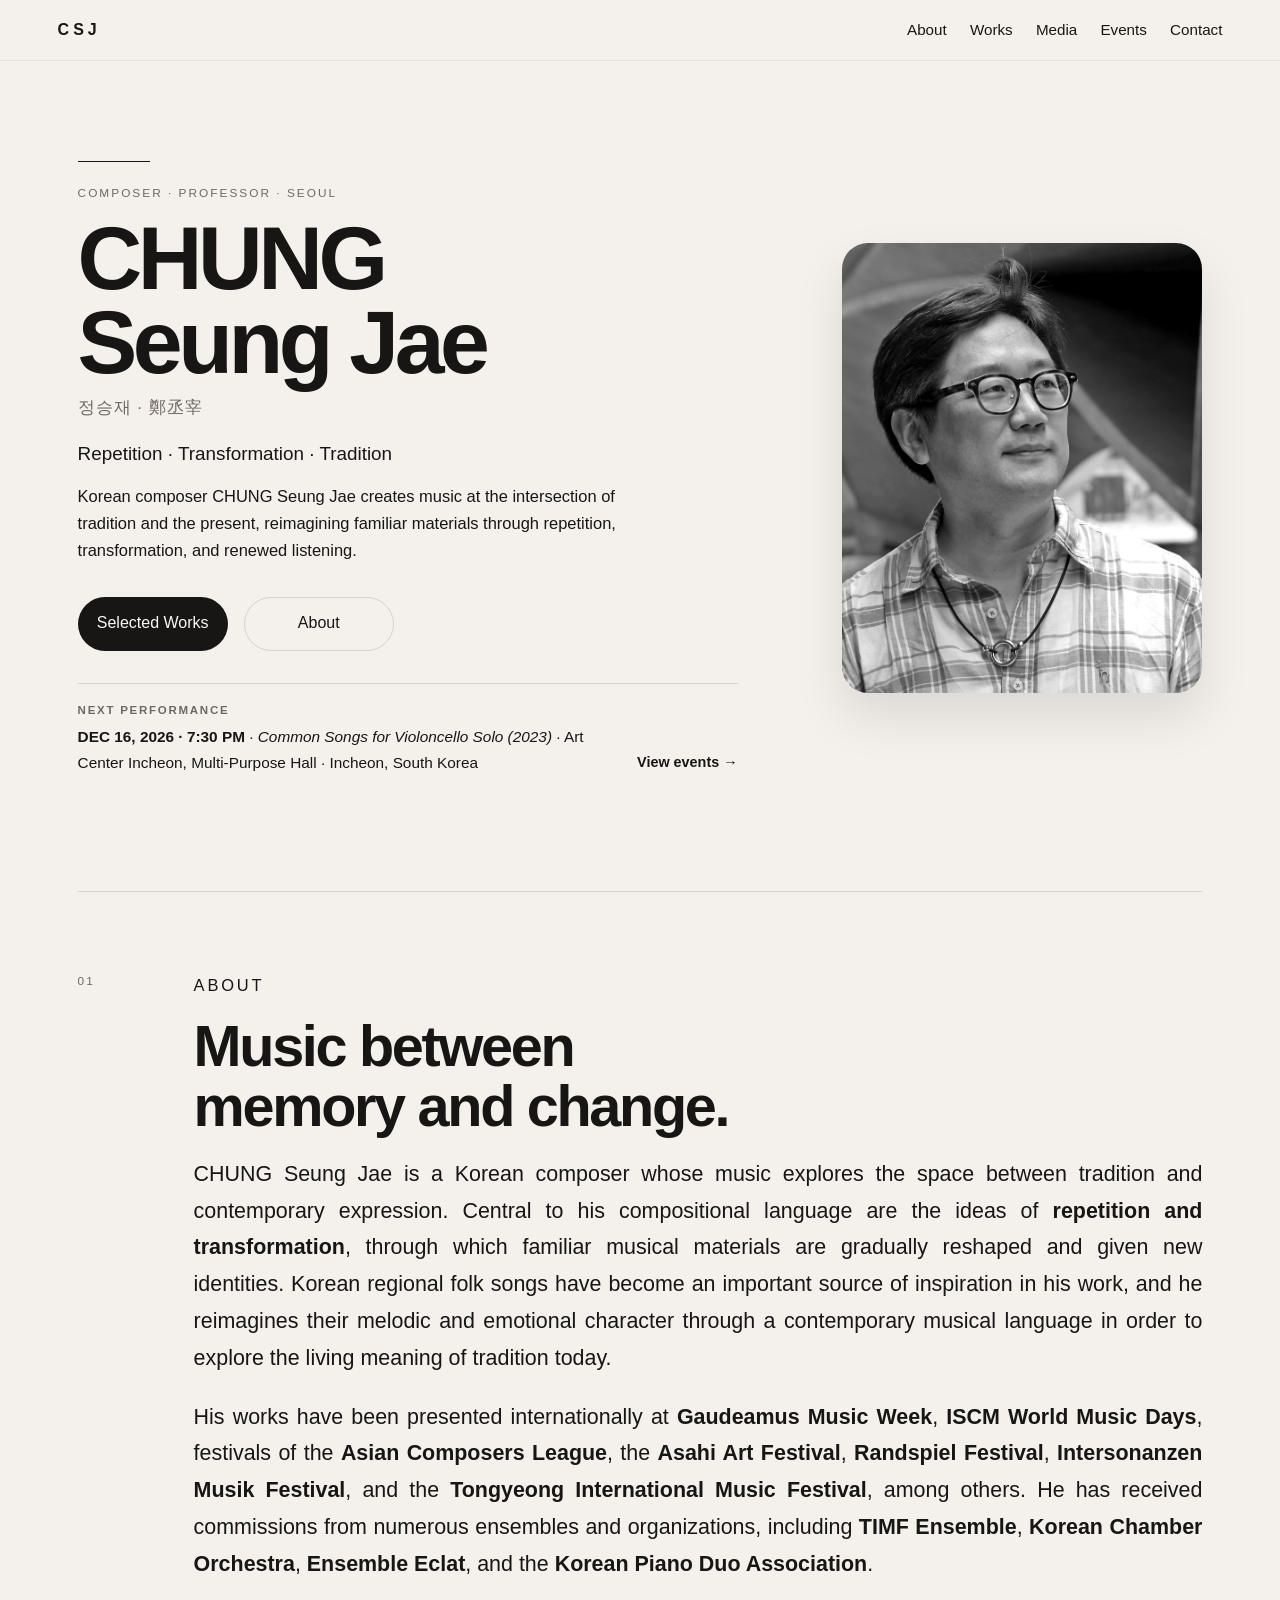
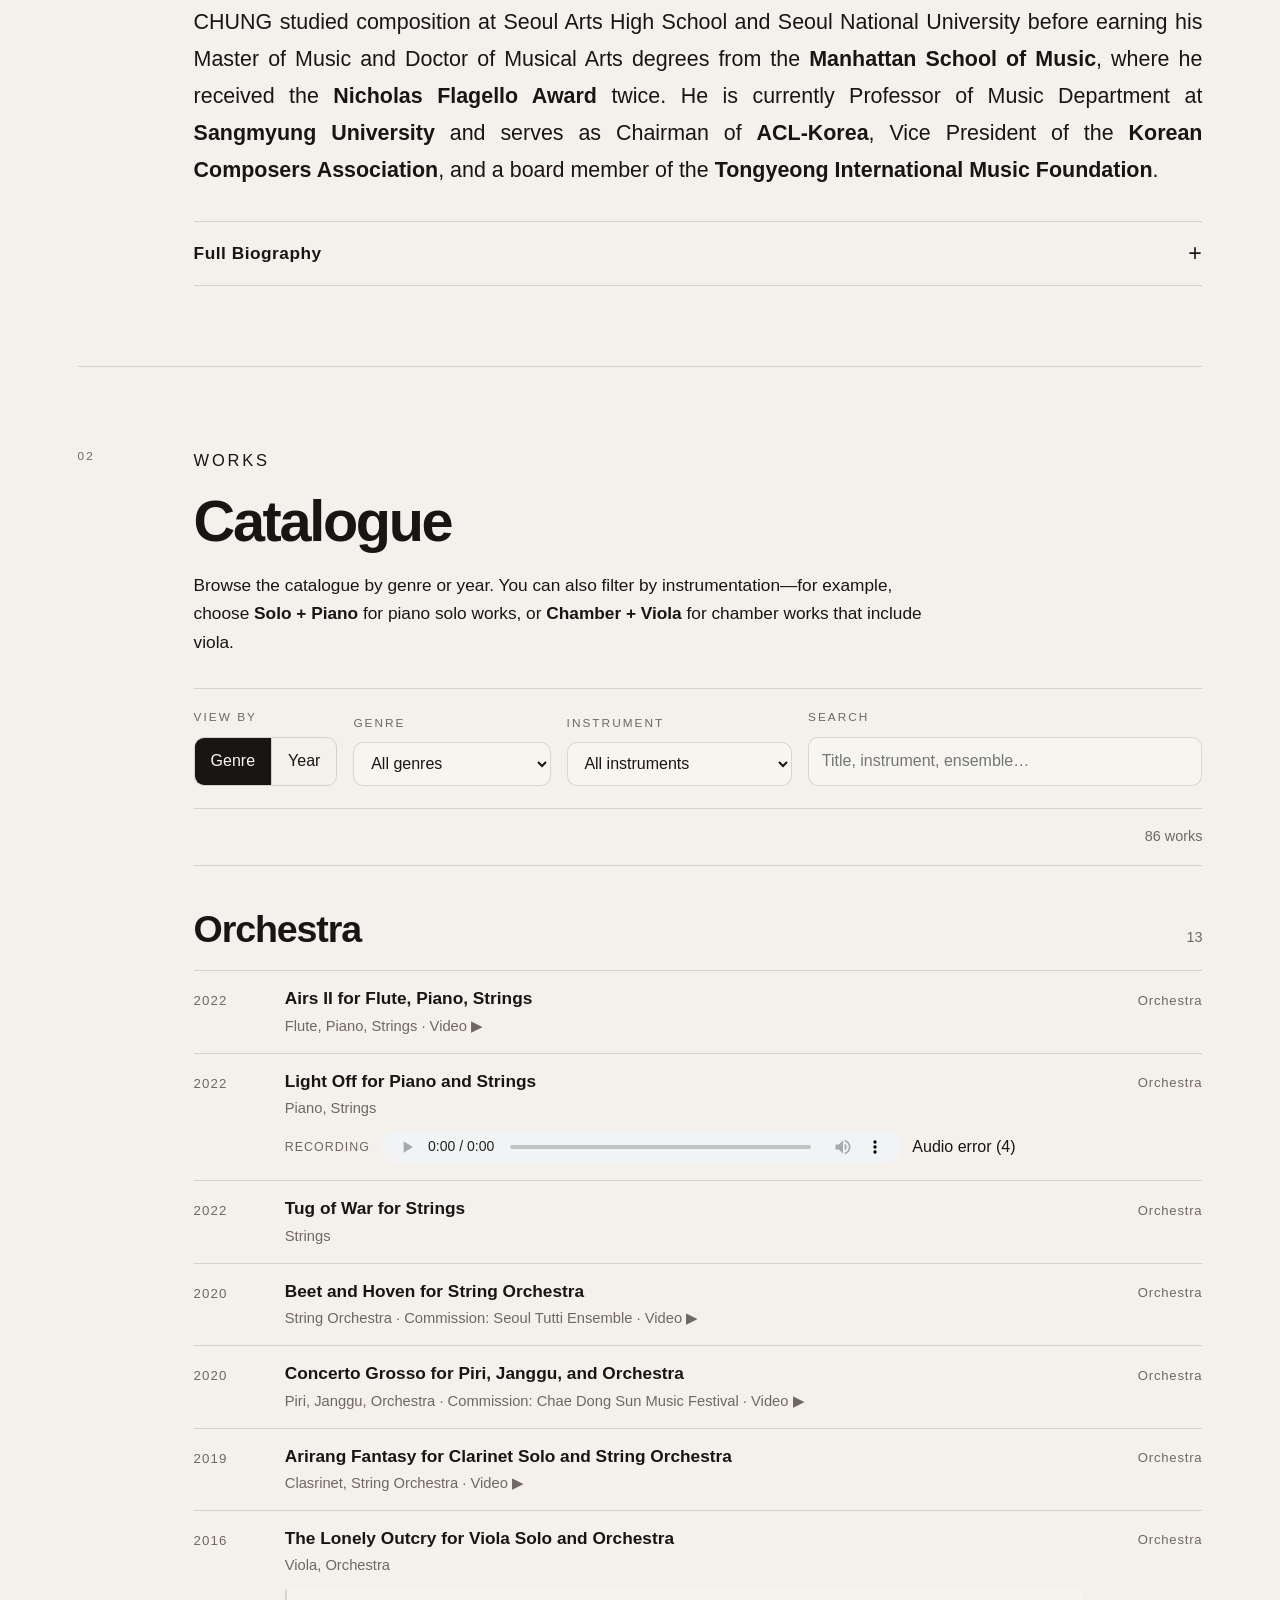
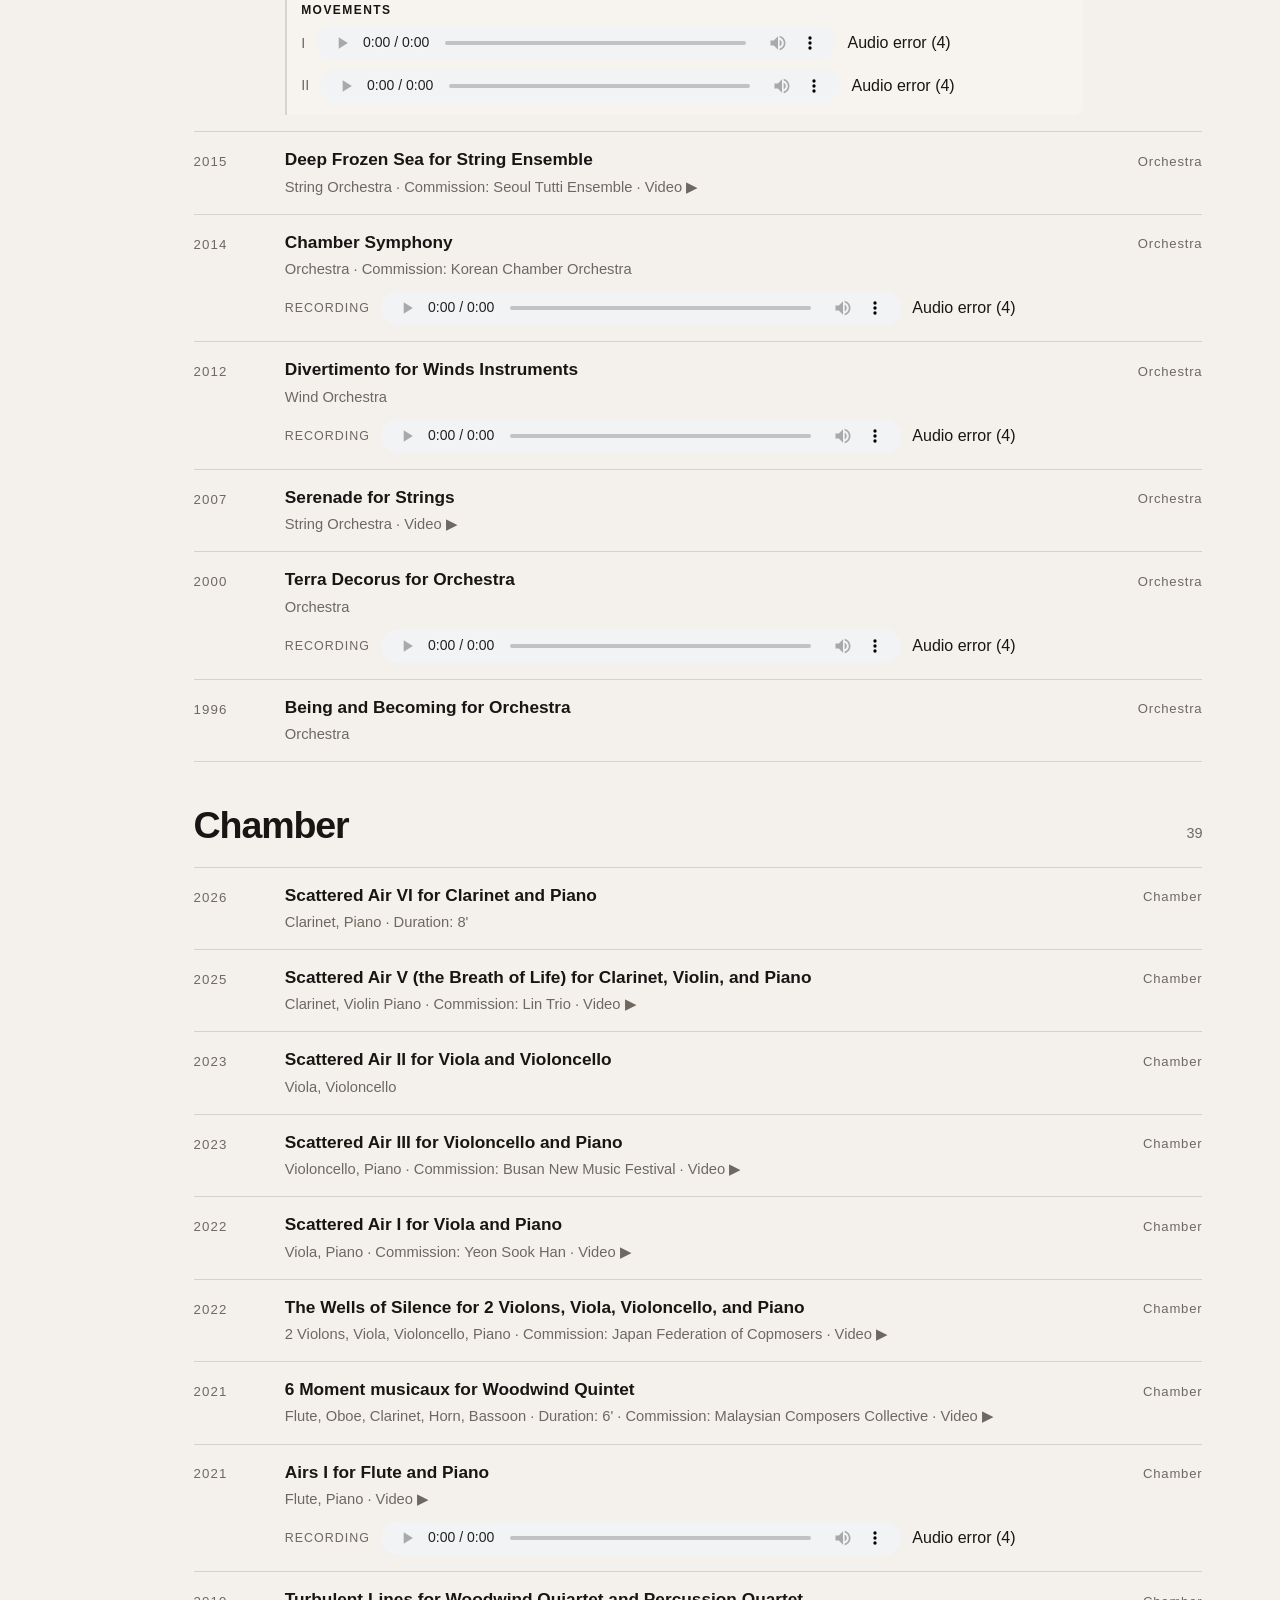
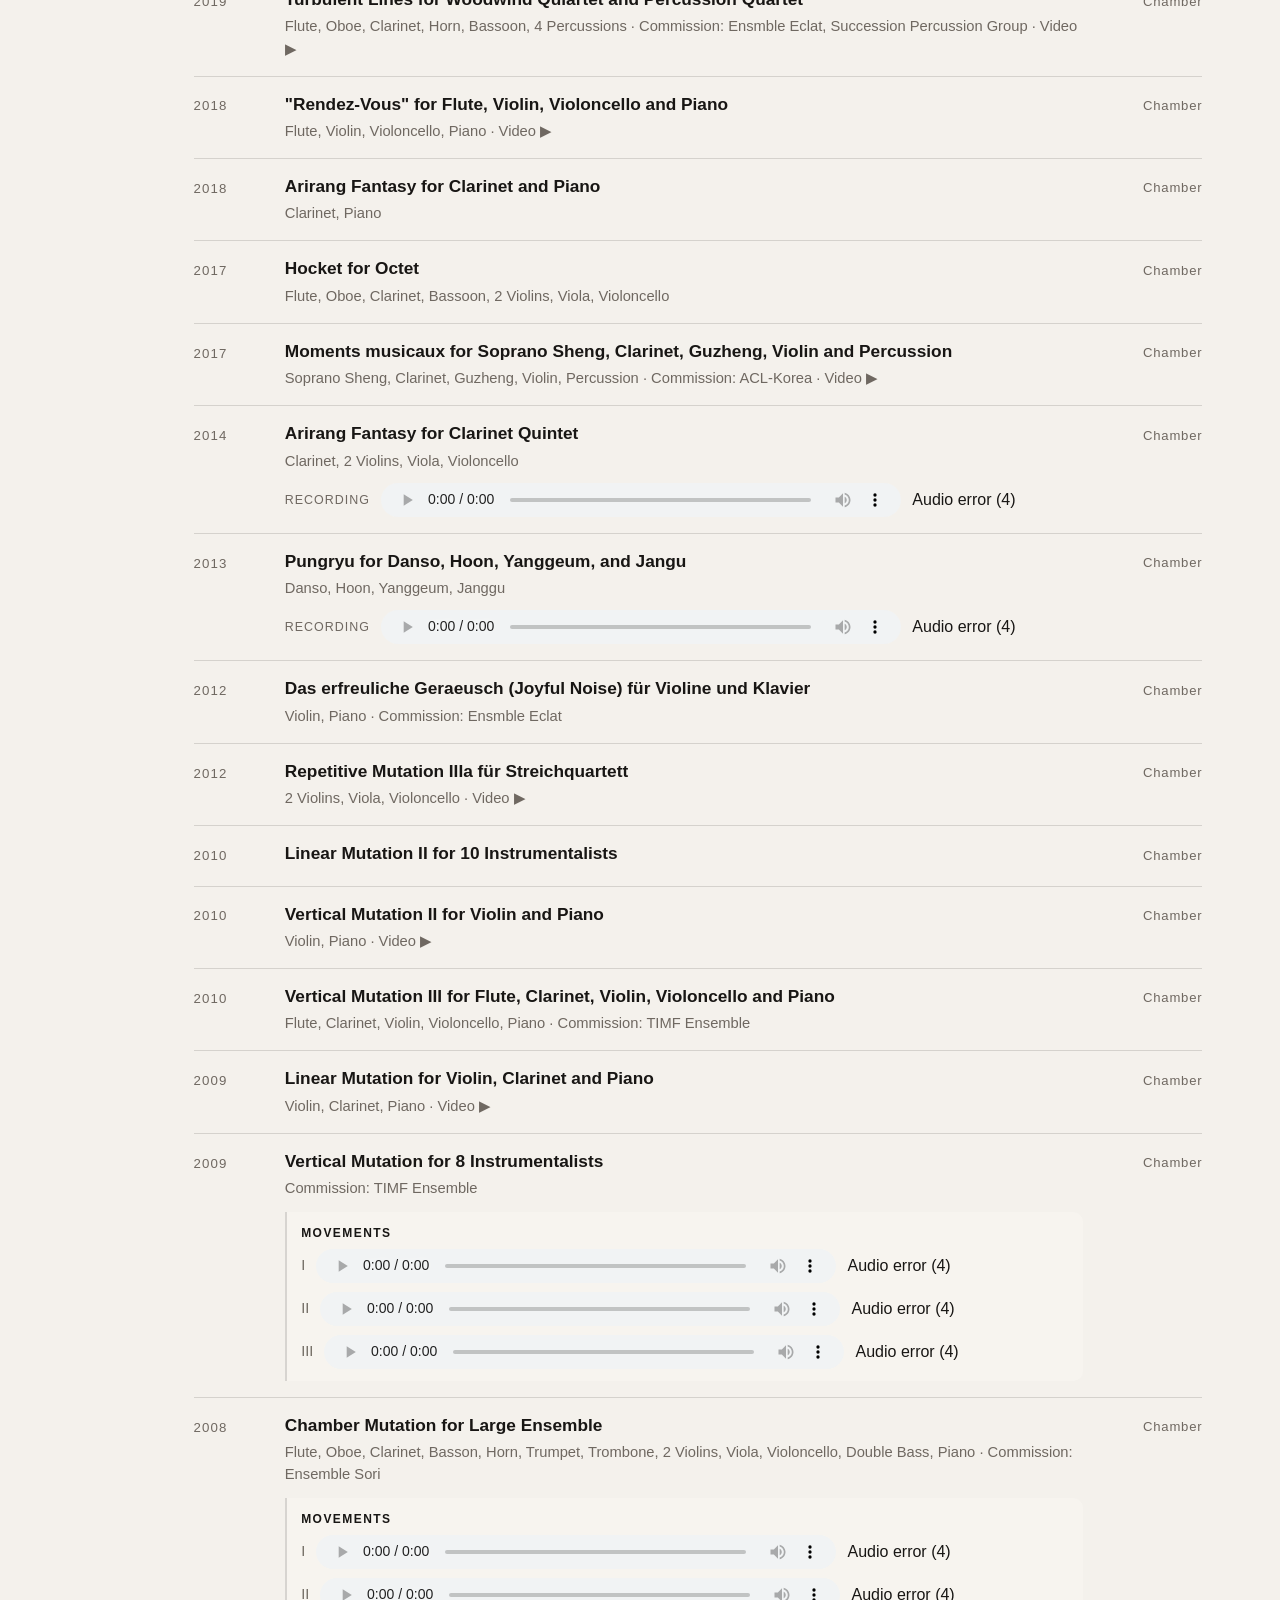
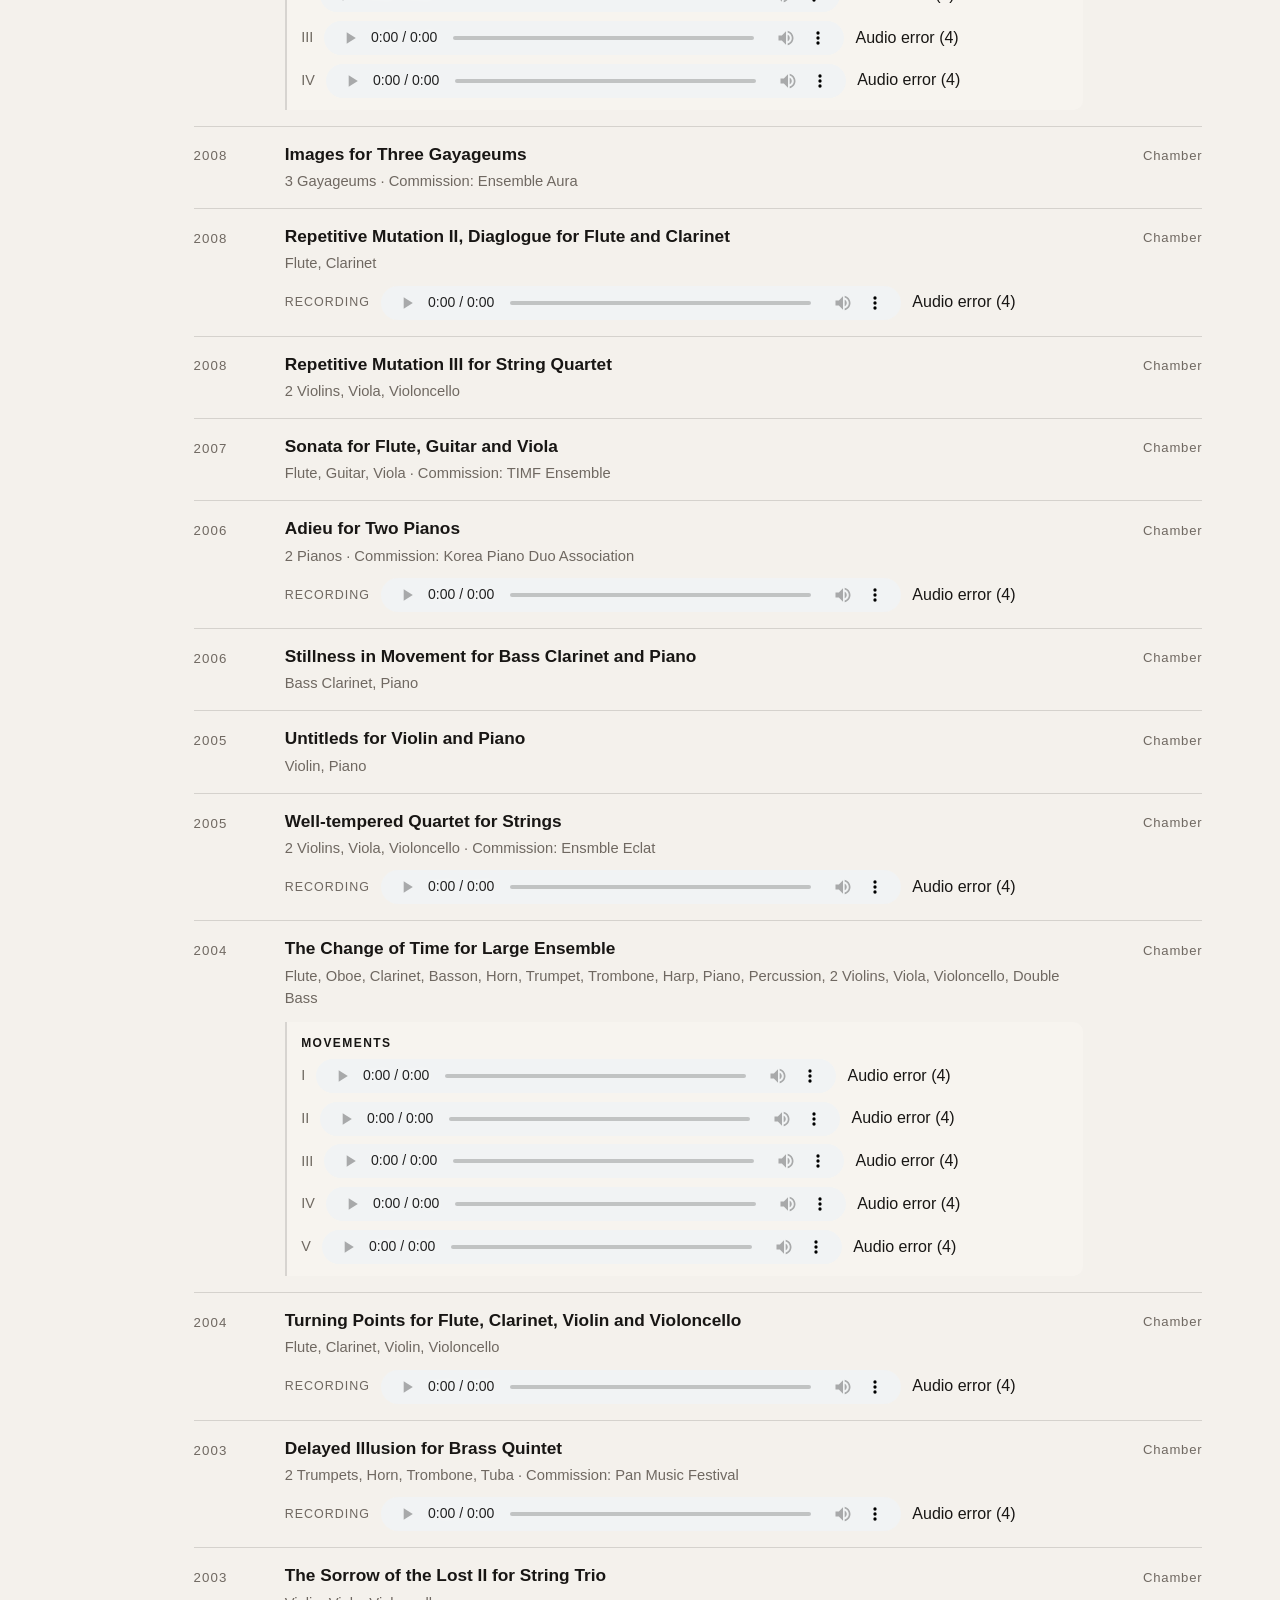
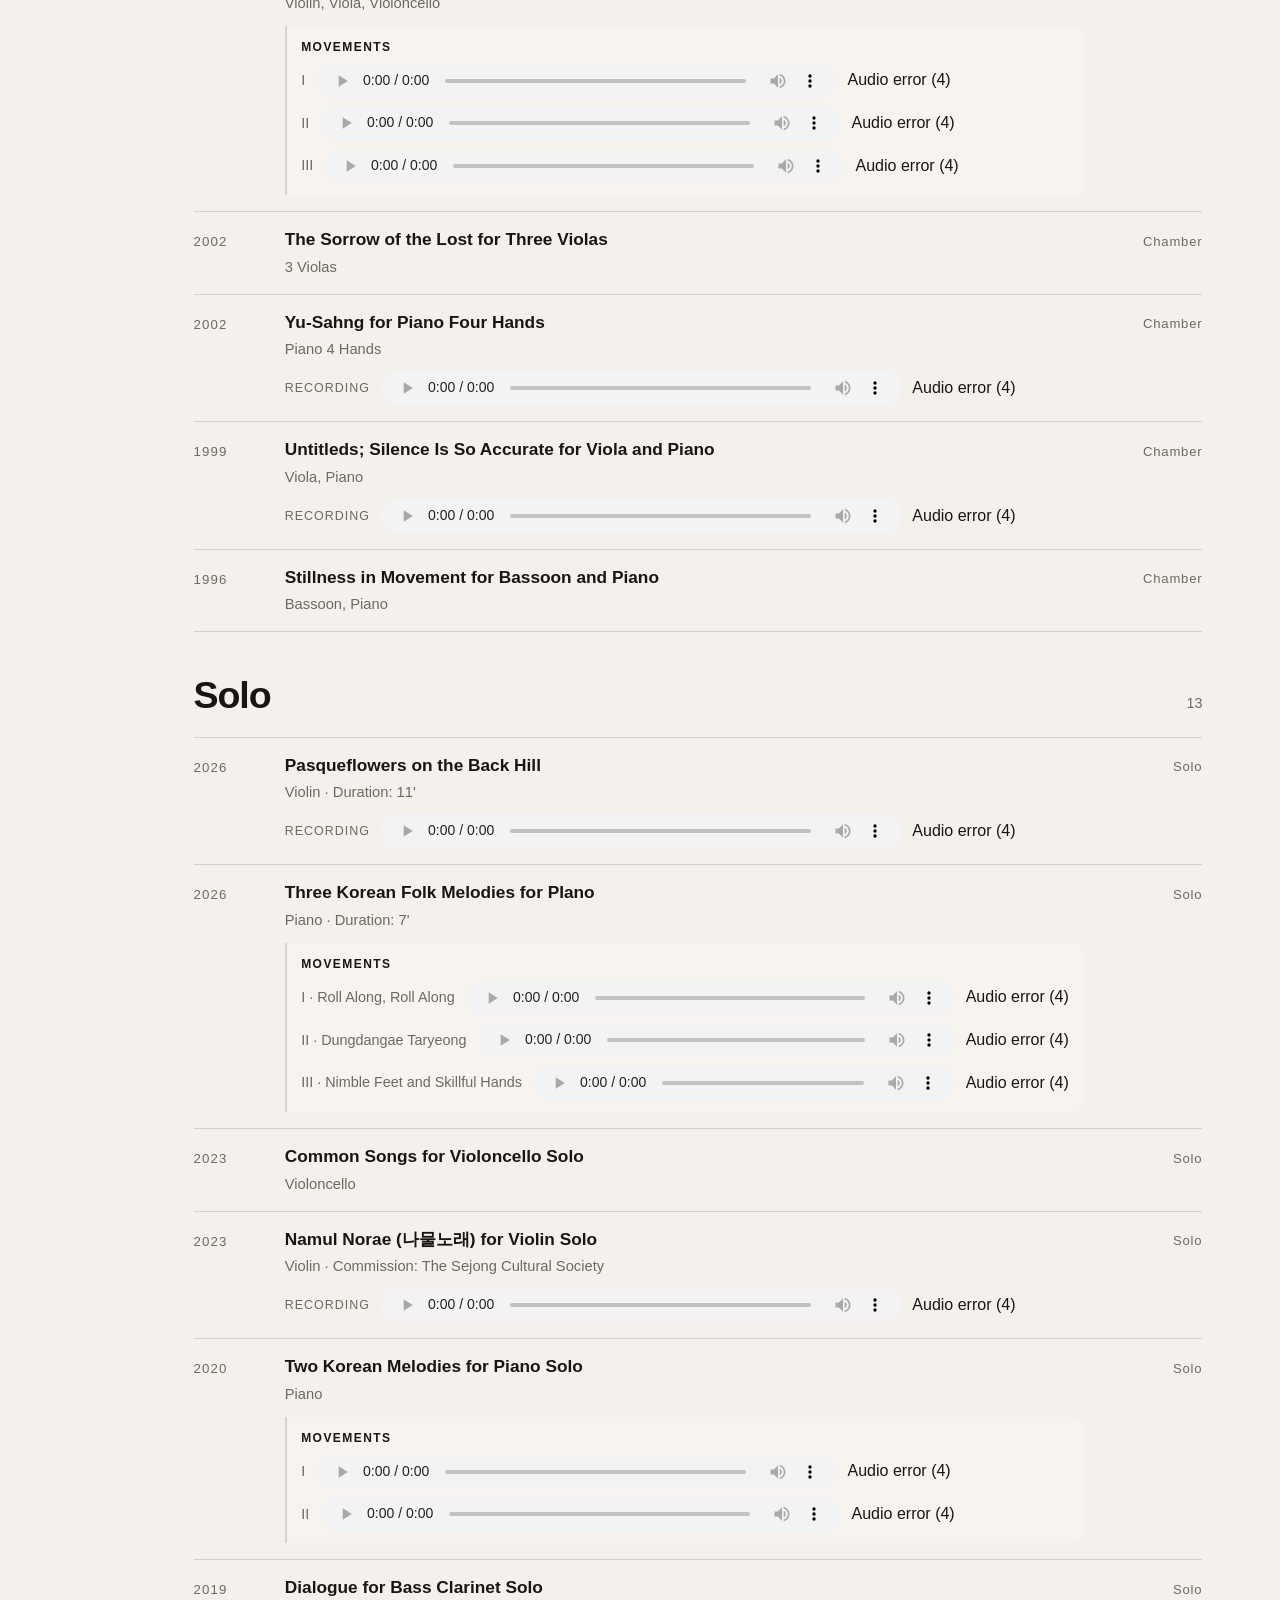
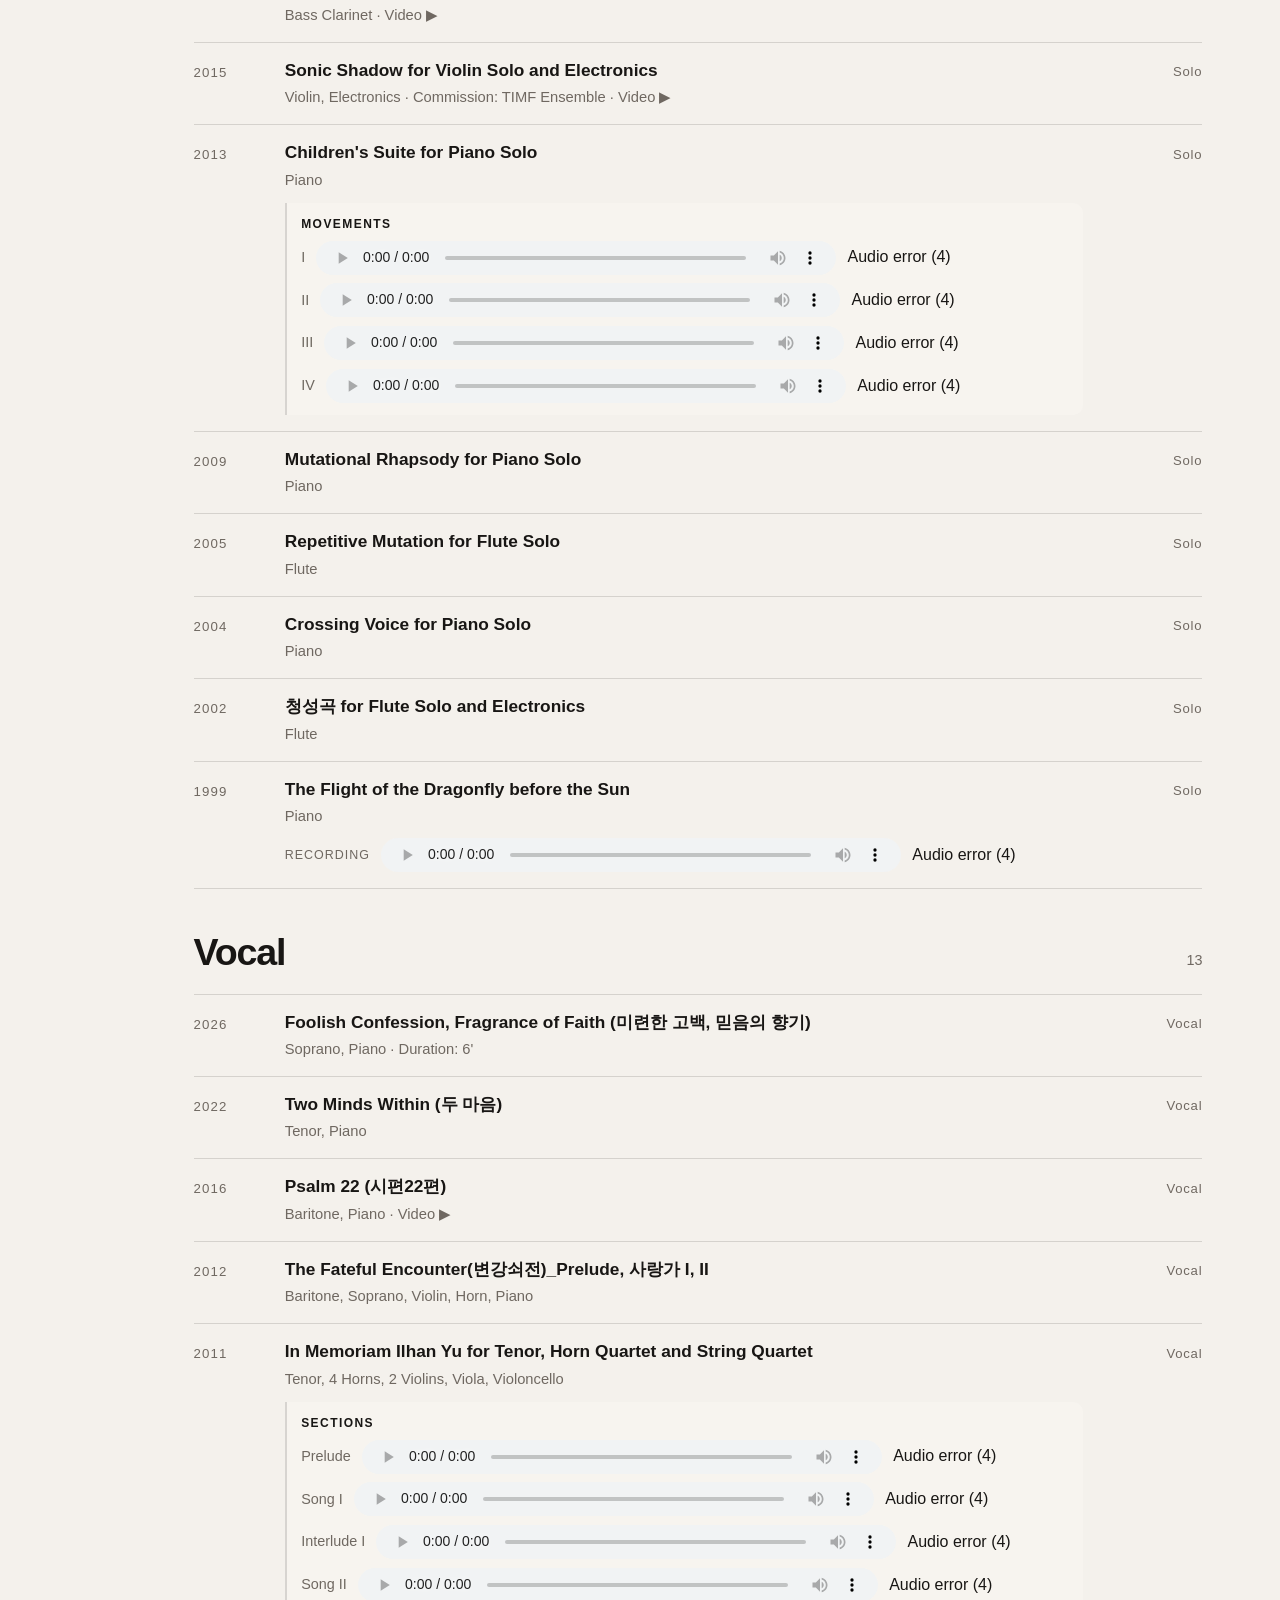
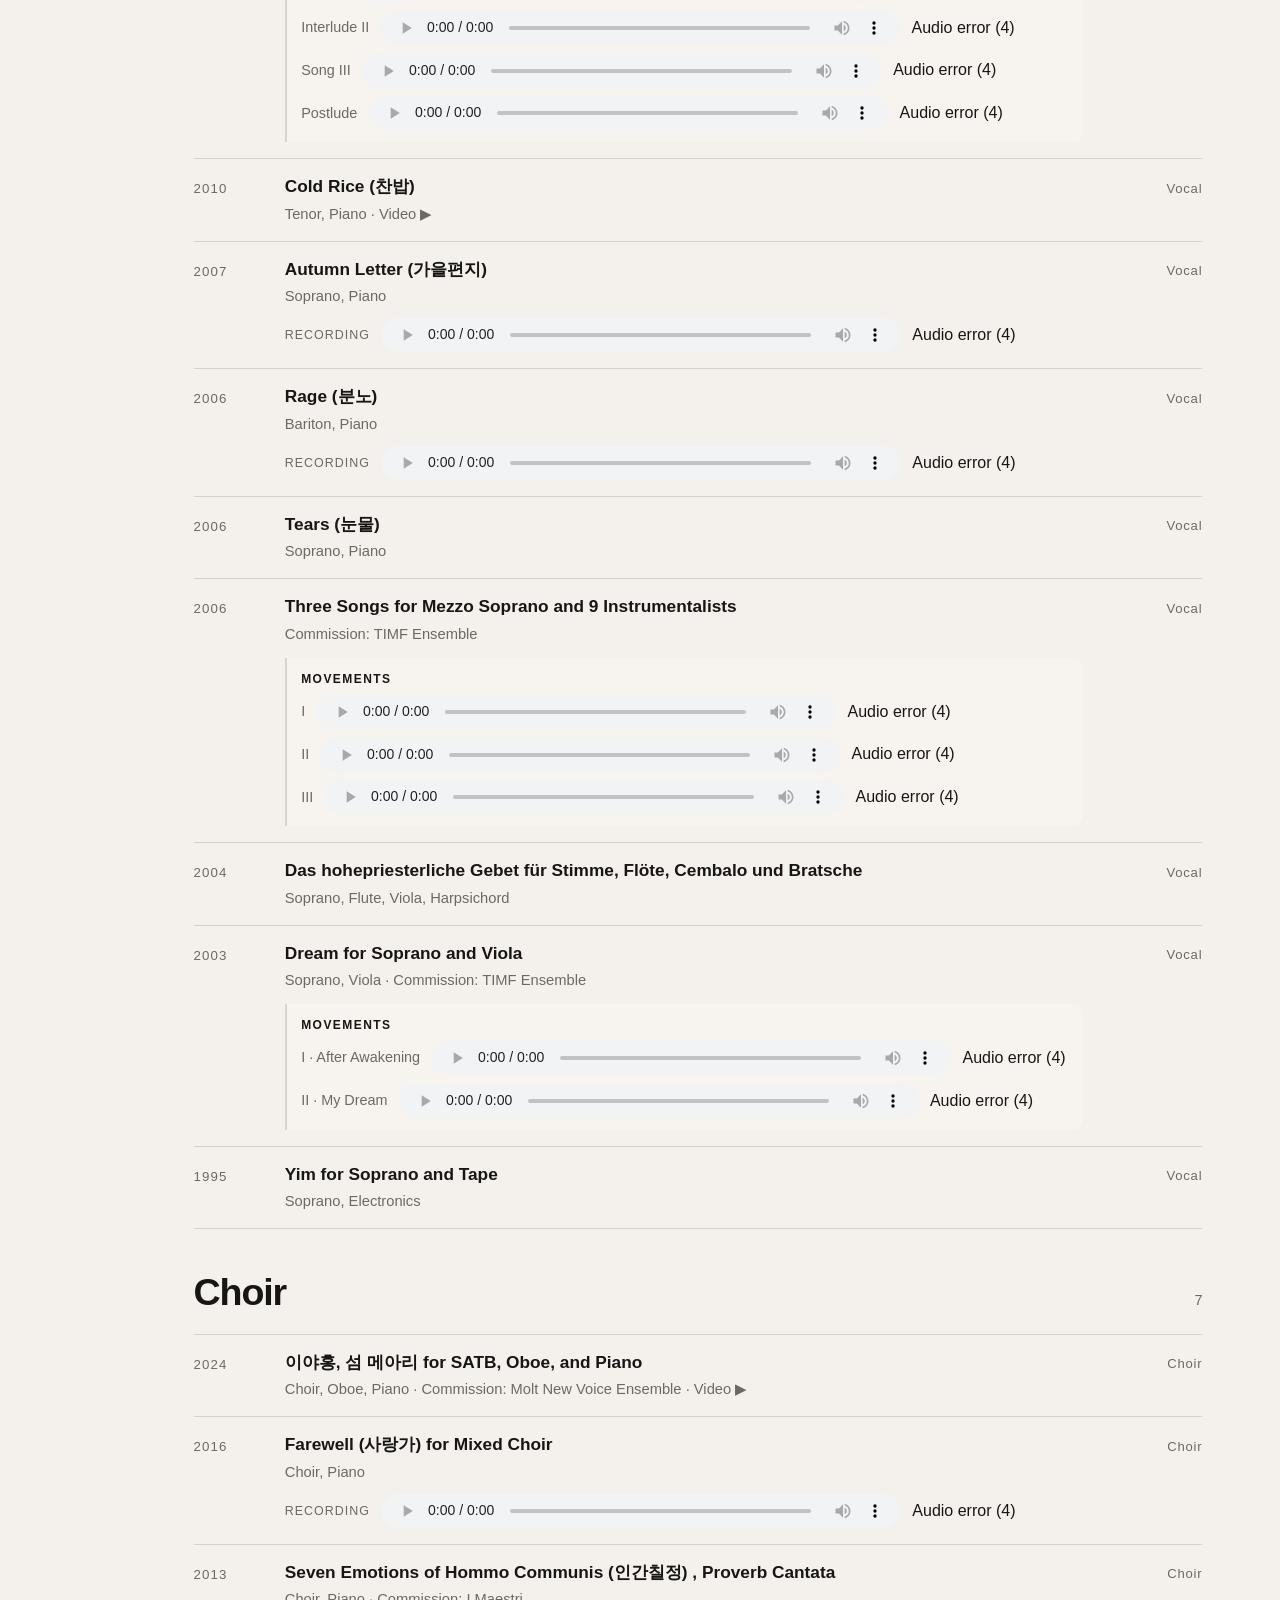
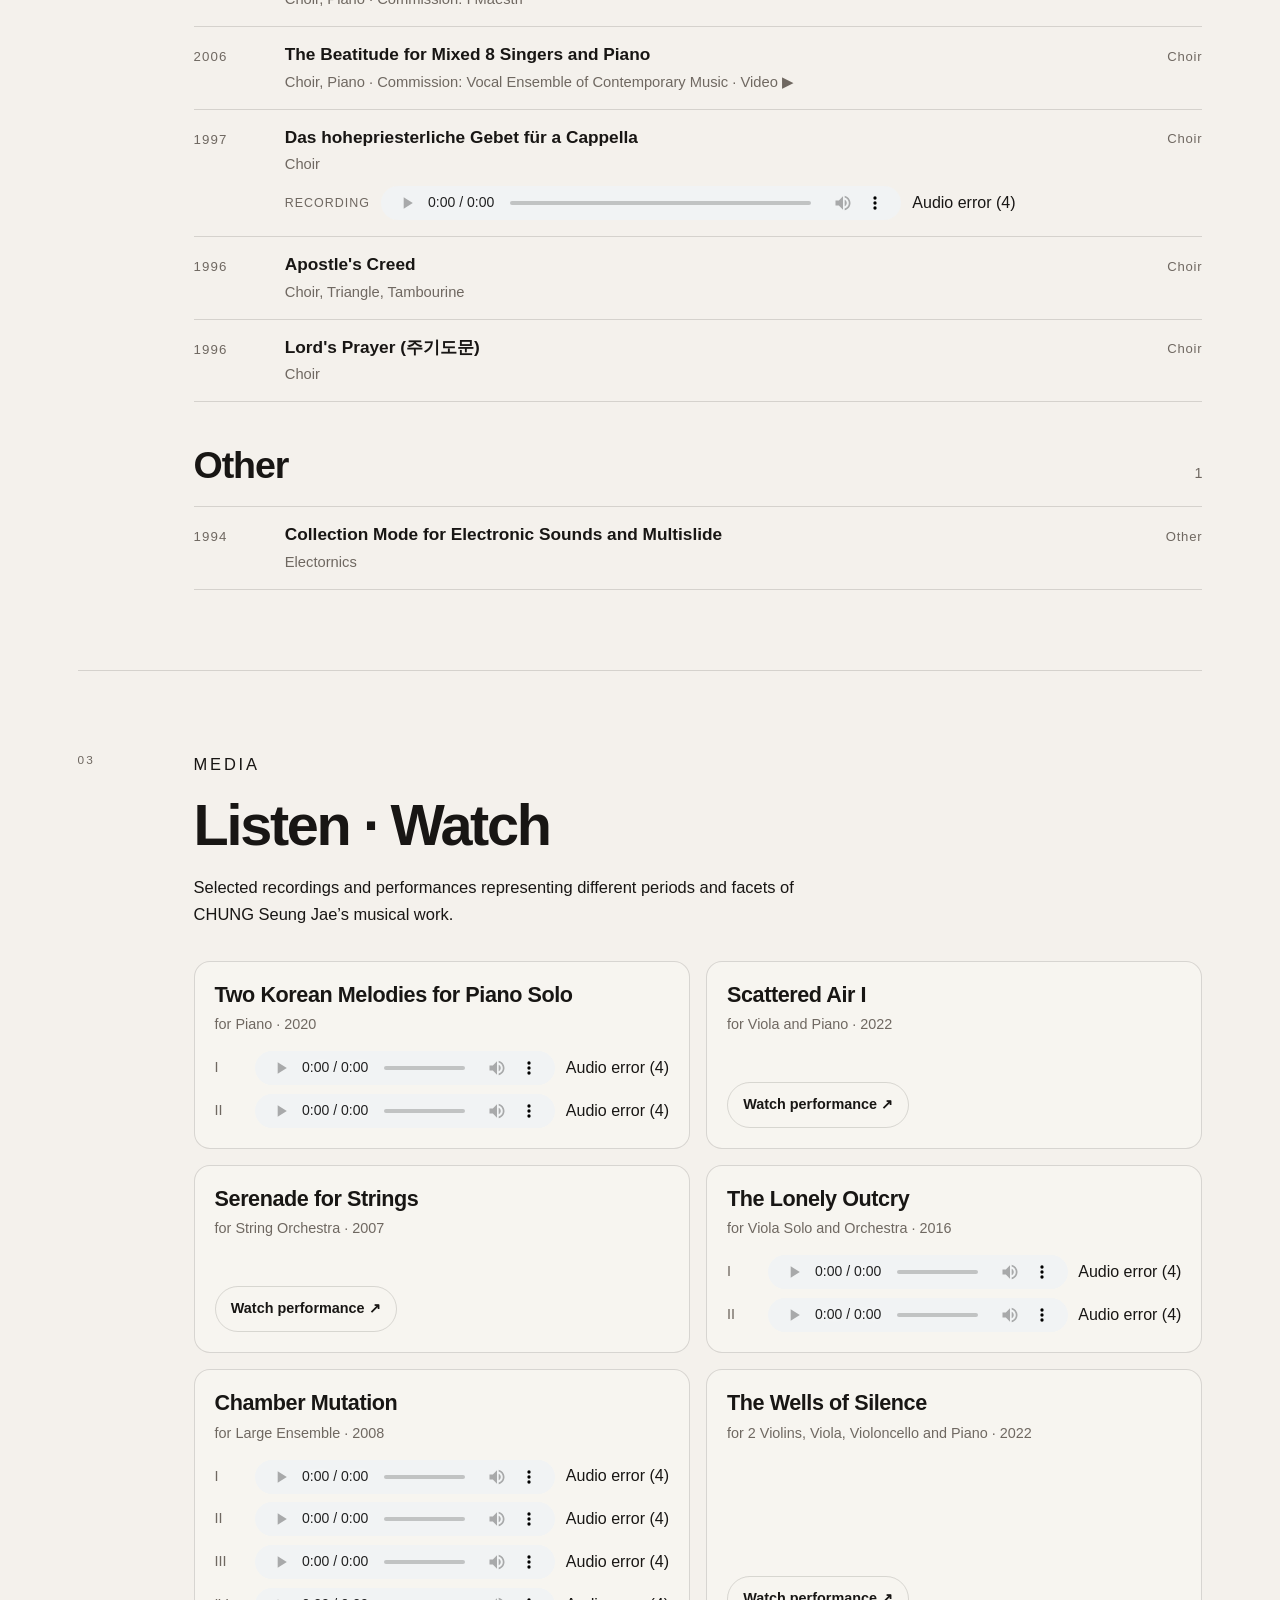
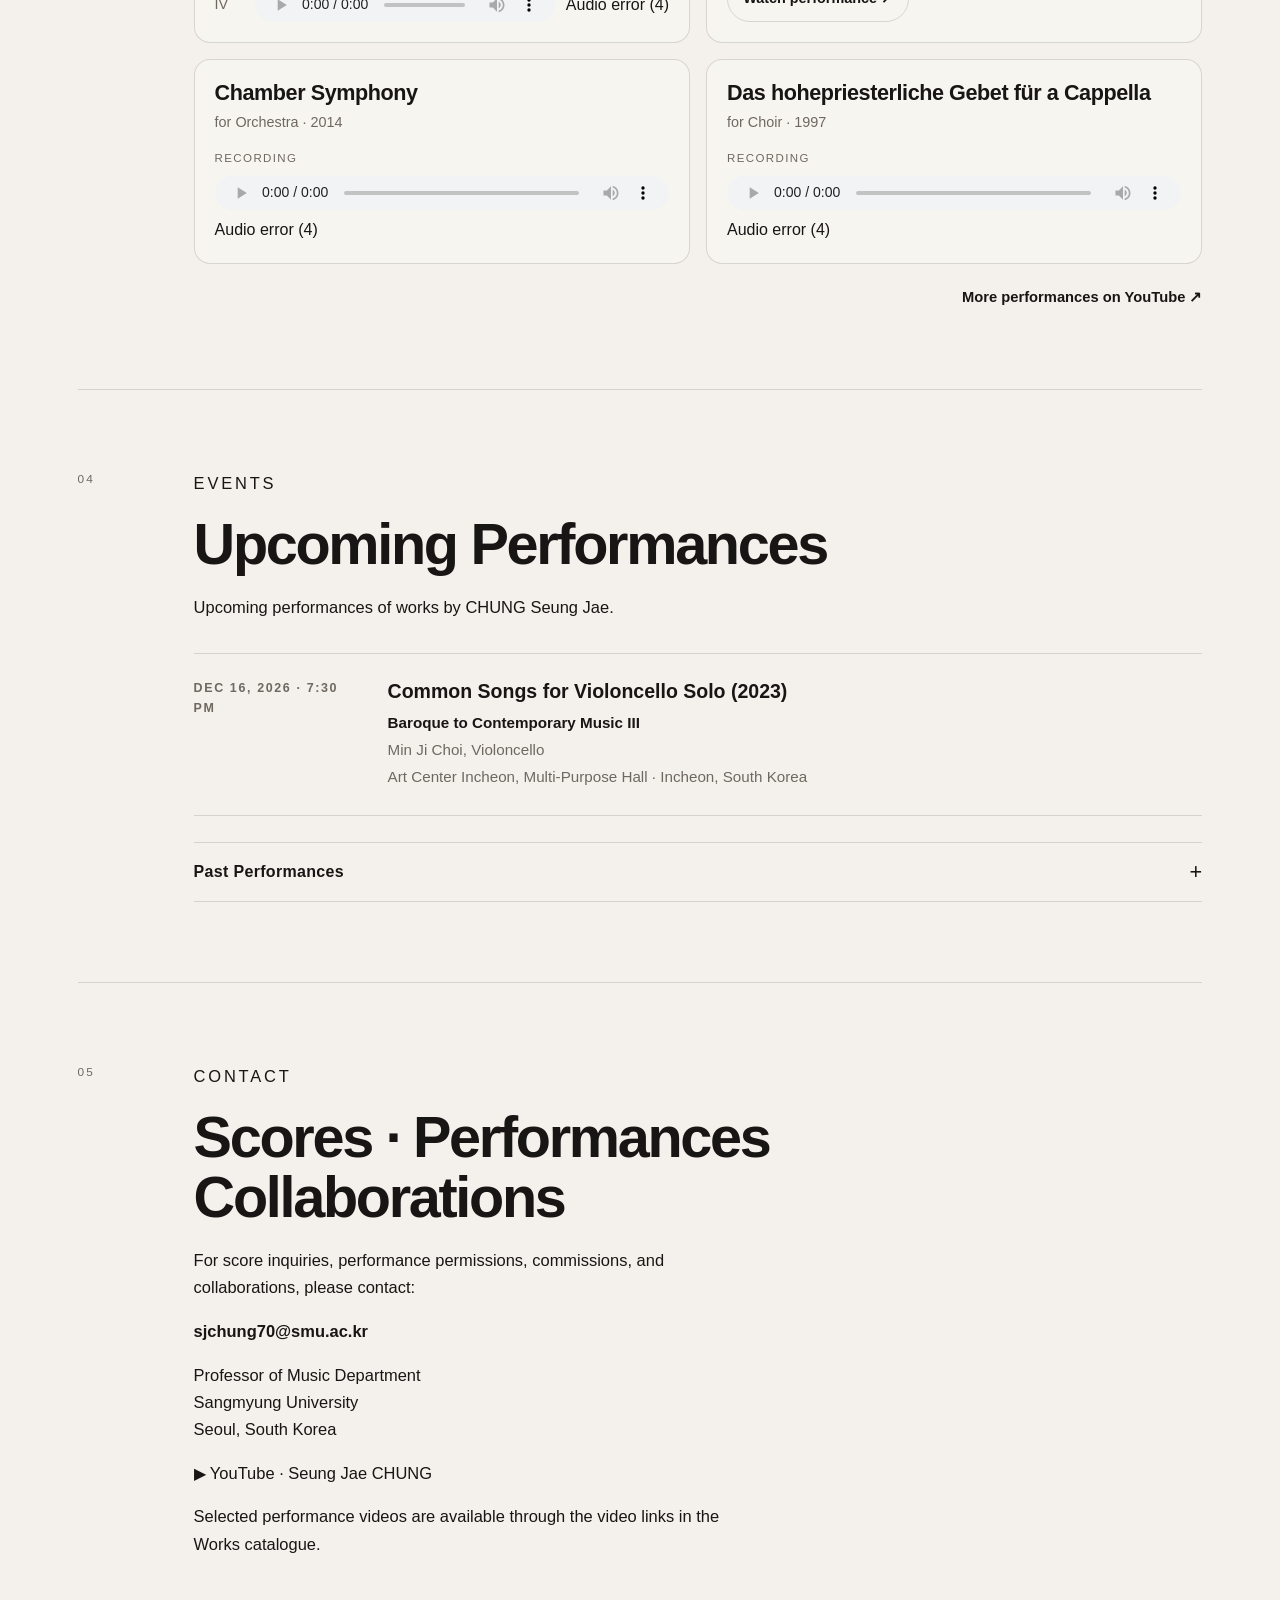
<file: index.html>
<!DOCTYPE html>
<html lang="en" translate="no">
<head>
  <meta charset="UTF-8">
  <meta name="viewport" content="width=device-width, initial-scale=1.0">
  <meta name="google-site-verification" content="G6aKMzU3a3iUG9sW_vcB40svmjBd7X3TdDiyOwMn1Q8" />
  <title>CHUNG Seung Jae | Korean Composer · 정승재 작곡가</title>
  <meta name="description" content="Official website of CHUNG Seung Jae (정승재), Korean composer and Professor of Music Department at Sangmyung University. Explore his works, recordings, videos, and biography.">
  <meta name="author" content="CHUNG Seung Jae">
  <meta name="robots" content="index, follow, max-image-preview:large">
  <meta name="google" content="notranslate">
  <link rel="canonical" href="https://sjchung70.github.io/">

  <meta property="og:type" content="website">
  <meta property="og:site_name" content="CHUNG Seung Jae">
  <meta property="og:title" content="CHUNG Seung Jae | Korean Composer · 정승재 작곡가">
  <meta property="og:description" content="Official website of CHUNG Seung Jae (정승재), Korean composer and Professor of Music Department at Sangmyung University. Works, recordings, videos, and biography.">
  <meta property="og:url" content="https://sjchung70.github.io/">
  <meta property="og:image" content="https://sjchung70.github.io/images/hero-portarait.jpg">
  <meta property="og:image:alt" content="Portrait of composer CHUNG Seung Jae">
  <meta name="twitter:card" content="summary_large_image">
  <meta name="twitter:title" content="CHUNG Seung Jae | Korean Composer · 정승재 작곡가">
  <meta name="twitter:description" content="Official website of Korean composer CHUNG Seung Jae (정승재).">
  <meta name="twitter:image" content="https://sjchung70.github.io/images/hero-portarait.jpg">

  <script type="application/ld+json">
  {
    "@context": "https://schema.org",
    "@type": "Person",
    "@id": "https://sjchung70.github.io/#person",
    "name": "CHUNG Seung Jae",
    "alternateName": ["정승재", "鄭丞宰", "Seung Jae Chung"],
    "url": "https://sjchung70.github.io/",
    "image": "https://sjchung70.github.io/images/hero-portarait.jpg",
    "jobTitle": "Composer and Professor of Music Department",
    "description": "Korean composer and Professor of Music Department at Sangmyung University whose music explores repetition, transformation, and Korean regional folk traditions.",
    "affiliation": {
      "@type": "CollegeOrUniversity",
      "name": "Sangmyung University"
    },
    "sameAs": [
      "https://www.youtube.com/@sjchung70"
    ],
    "knowsAbout": [
      "Contemporary classical music",
      "Composition",
      "Korean regional folk music"
    ]
  }
  </script>

  <link rel="stylesheet" href="css/style.css?v=20260830-1">
  <link rel="stylesheet" href="css/movements.css?v=20260902-2">
</head>
<body>
  <header class="site-header">
    <a class="brand" href="#home" aria-label="CHUNG Seung Jae home">CSJ</a>
    <nav class="nav" aria-label="Primary navigation">
      <a href="#about">About</a>
      <a href="#works">Works</a>
      <a href="#media">Media</a>
      <a href="#contact">Contact</a>
    </nav>
  </header>

  <main>
    <section id="home" class="hero">
      <div class="hero-grid">
        <div class="hero-copy">
          <div class="hero-rule" aria-hidden="true"></div>
          <p class="eyebrow">Composer · Professor · Seoul</p>
          <h1>CHUNG<br>Seung Jae</h1>
          <p class="name-native">정승재 · 鄭丞宰</p>
          <p class="hero-subtitle">Repetition · Transformation · Tradition</p>
          <p class="hero-text">Korean composer CHUNG Seung Jae creates music at the intersection of tradition and the present, reimagining familiar materials through repetition, transformation, and renewed listening.</p>
          <div class="hero-actions">
            <a class="button-primary" href="#works">Selected Works</a>
            <a class="button-secondary" href="#about">About</a>
          </div>
        </div>
        <figure class="hero-visual">
          <img src="./images/hero-portarait.jpg" alt="Portrait of Korean composer CHUNG Seung Jae (정승재)">
        </figure>
      </div>
    </section>

    <section id="about" class="section about">
      <p class="section-number">01</p>
      <div class="section-content">
        <p class="section-label">About</p>
        <h2>Music between<br>memory and change.</h2>

        <div class="about-short">
          <p class="lead">CHUNG Seung Jae is a Korean composer whose music explores the space between tradition and contemporary expression. Central to his compositional language are the ideas of <strong>repetition and transformation</strong>, through which familiar musical materials are gradually reshaped and given new identities. Korean regional folk songs have become an important source of inspiration in his work, and he reimagines their melodic and emotional character through a contemporary musical language in order to explore the living meaning of tradition today.</p>

          <p>His works have been presented internationally at <strong>Gaudeamus Music Week</strong>, <strong>ISCM World Music Days</strong>, festivals of the <strong>Asian Composers League</strong>, the <strong>Asahi Art Festival</strong>, <strong>Randspiel Festival</strong>, <strong>Intersonanzen Musik Festival</strong>, and the <strong>Tongyeong International Music Festival</strong>, among others. He has received commissions from numerous ensembles and organizations, including <strong>TIMF Ensemble</strong>, <strong>Korean Chamber Orchestra</strong>, <strong>Ensemble Eclat</strong>, and the <strong>Korean Piano Duo Association</strong>.</p>

          <p>CHUNG studied composition at Seoul Arts High School and Seoul National University before earning his Master of Music and Doctor of Musical Arts degrees from the <strong>Manhattan School of Music</strong>, where he received the <strong>Nicholas Flagello Award</strong> twice. He is currently Professor of Music Department at <strong>Sangmyung University</strong> and serves as Chairman of <strong>ACL-Korea</strong>, Vice President of the <strong>Korean Composers Association</strong>, and a board member of the <strong>Tongyeong International Music Foundation</strong>.</p>
        </div>

        <details class="biography-details">
          <summary>Full Biography <span aria-hidden="true">+</span></summary>
          <div class="biography-full">
            <p><strong>CHUNG Seung Jae</strong> is a Korean composer whose music explores the space between tradition and contemporary expression. At the core of his compositional language are the ideas of <strong>repetition and transformation</strong>: musical materials are revisited, gradually reshaped, and given new identities through time. In particular, Korean regional folk songs have become an important source of inspiration in his recent work. By reimagining their melodies, rhythms, and emotional character through a contemporary musical language, he seeks to explore how tradition can remain alive and meaningful in the present.</p>

            <p>His music ranges widely across vocal, chamber, and orchestral genres, while maintaining a consistent interest in clarity, transformation, and communication with listeners. Rather than treating contemporary music as an isolated or purely experimental practice, he aims to create works that are artistically rigorous yet open and approachable, allowing familiar musical memories and new sonic possibilities to coexist.</p>

            <p>CHUNG’s works have been selected and presented at numerous international festivals and competitions. During his studies, he received recognition at the JoongAng Music Concours and was later selected for <strong>Gaudeamus Music Week</strong> in the Netherlands. His music has also been featured at the <strong>ISCM World Music Days</strong> in Croatia and at festivals of the <strong>Asian Composers League</strong> in Israel, New Zealand, Singapore, Taiwan, and Japan. His works have been performed at festivals including the <strong>Asahi Art Festival</strong>, <strong>Randspiel Festival</strong>, <strong>Intersonanzen Musik Festival</strong>, and the <strong>Tongyeong International Music Festival</strong>.</p>

            <p>He has received commissions from a wide range of ensembles and organizations, including <strong>TIMF Ensemble</strong>, <strong>Korean Chamber Orchestra</strong>, Molto Nuovo Ensemble, Vocal Ensemble for Contemporary Music, <strong>Korean Piano Duo Association</strong>, <strong>Ensemble Eclat</strong>, Sori Ensemble, Soriul Ensemble, Lynn Trio, I Maestri, Seoul Ensemble Tutti, and others.</p>

            <p>After graduating from Seoul Arts High School and Seoul National University, CHUNG continued his studies in the United States at the <strong>Manhattan School of Music</strong>, where he earned both his Master of Music and Doctor of Musical Arts degrees. During his studies there, he received the <strong>Nicholas Flagello Award</strong> twice, an honor presented to outstanding composers. His orchestral work <em>Being and Becoming</em> and <em>Serenade for Strings</em> were selected for the ARKO Contemporary Orchestra Music Festival, and both works subsequently received support through Arts Council Korea’s performance-support programs.</p>

            <p>He is currently Professor of Music Department at <strong>Sangmyung University</strong>. In addition to his academic and creative work, he serves as Chairman of <strong>ACL-Korea</strong>, Vice President of the <strong>Korean Composers Association</strong>, and a board member of the <strong>Tongyeong International Music Foundation</strong>.</p>
          </div>
        </details>
      </div>
    </section>

    <section id="works" class="section works">
      <p class="section-number">02</p>
      <div class="section-content works-content">
        <p class="section-label">Works</p>
        <h2>Catalogue</h2>
        <p class="works-intro">Browse the catalogue by genre or year. You can also filter by instrumentation—for example, choose <strong>Solo + Piano</strong> for piano solo works, or <strong>Chamber + Viola</strong> for chamber works that include viola.</p>

        <div class="works-toolbar" aria-label="Works catalogue controls">
          <div class="works-control works-view-control">
            <span class="control-label">View by</span>
            <div class="segmented-control">
              <button type="button" class="is-active" data-works-view="genre">Genre</button>
              <button type="button" data-works-view="year">Year</button>
            </div>
          </div>

          <label class="works-control">
            <span class="control-label">Genre</span>
            <select id="genreFilter">
              <option value="All">All genres</option>
            </select>
          </label>

          <label class="works-control">
            <span class="control-label">Instrument</span>
            <select id="instrumentFilter">
              <option value="All">All instruments</option>
            </select>
          </label>

          <label class="works-control works-search-control">
            <span class="control-label">Search</span>
            <input id="worksSearch" type="search" placeholder="Title, instrument, ensemble…" autocomplete="off">
          </label>
        </div>

        <div class="works-status"><span id="worksCount">Loading works…</span></div>
        <div id="worksCatalogue" class="works-catalogue" aria-live="polite"></div>
      </div>
    </section>

    <section id="media" class="section media">
      <p class="section-number">03</p>
      <div class="section-content">
        <p class="section-label">Media</p>
        <h2>Listen · Watch</h2>
        <p class="lead">Selected performances are available through the video links in the <a href="#works">Works catalogue</a>, including recordings published by performers, ensembles, and festivals.</p>
        <p><a href="https://www.youtube.com/@sjchung70" target="_blank" rel="noopener noreferrer">YouTube · Seung Jae CHUNG ↗</a></p>
      </div>
    </section>

    <section id="contact" class="section contact">
      <p class="section-number">04</p>
      <div class="section-content">
        <p class="section-label">Contact</p>
        <h2>Scores · Performances<br>Collaborations</h2>
        <p class="lead">For score inquiries, performance permissions, commissions, and collaborations, please contact:</p>
        <p><strong><a href="mailto:sjchung70@smu.ac.kr">sjchung70@smu.ac.kr</a></strong></p>
        <p>Professor of Music Department<br>Sangmyung University<br>Seoul, South Korea</p>
        <p><a href="https://www.youtube.com/@sjchung70" target="_blank" rel="noopener noreferrer">YouTube · Seung Jae CHUNG ↗</a></p>
        <p>Selected performance videos are available through the video links in the <a href="#works">Works catalogue</a>.</p>
      </div>
    </section>
  </main>

  <footer class="site-footer">
    <p>© <span id="year"></span> CHUNG Seung Jae · 정승재 · 鄭丞宰</p>
    <a href="#home">Back to top ↑</a>
  </footer>

  <script>
    document.getElementById('year').textContent = new Date().getFullYear();
  </script>
  <script src="js/works.js?v=20261020-4" defer></script>\n  <script src="js/audio-recovery.js?v=20261006-2" defer></script>
  <script src="js/play-icons.js?v=20260912-1" defer></script>
</body>
</html>
</file>
<file: css/style.css>
:root{--bg:#f4f1ec;--surface:#faf8f4;--text:#181614;--muted:#6f6861;--line:rgba(24,22,20,.14);--max:1240px}
*{box-sizing:border-box}
html{scroll-behavior:smooth}
body{margin:0;background:var(--bg);color:var(--text);font-family:-apple-system,BlinkMacSystemFont,"Segoe UI",Roboto,Helvetica,Arial,"Apple SD Gothic Neo","Noto Sans KR",sans-serif;line-height:1.65}
a{color:inherit;text-decoration:none}
p,h1,h2,h3,h4,figure{margin-top:0}
img{display:block;max-width:100%}
button,input,select{font:inherit;color:inherit}
.site-header{position:sticky;top:0;z-index:10;display:flex;justify-content:space-between;align-items:center;padding:1.05rem 4.5vw;background:rgba(244,241,236,.9);backdrop-filter:blur(14px);border-bottom:1px solid rgba(24,22,20,.06)}
.brand{font-weight:700;letter-spacing:.25em}.nav{display:flex;gap:1.45rem;font-size:.95rem}
main{width:min(100%,var(--max));margin:auto;padding:0 4.5vw 5rem}
.hero{min-height:calc(100vh - 70px);display:flex;align-items:center;padding:3rem 0 4rem}
.hero-grid{display:grid;grid-template-columns:minmax(0,1fr) minmax(280px,360px);gap:2.2rem;align-items:center;width:100%}
.hero-copy{min-width:0;max-width:660px}.hero-rule{width:72px;height:1px;background:var(--text);margin-bottom:1.4rem}
.eyebrow,.section-label,.section-number,.year,.control-label{text-transform:uppercase;letter-spacing:.17em;font-size:.74rem}.eyebrow,.section-number,.year,.control-label{color:var(--muted)}
h1{margin:.25rem 0 .6rem;font-size:clamp(3.5rem,7vw,6.5rem);line-height:.94;letter-spacing:-.05em}h1 span{display:block}
.name-native{margin:0 0 1rem;color:var(--muted);font-size:1.05rem;letter-spacing:.06em}
.hero-subtitle{font-size:1.18rem;margin-bottom:.9rem;white-space:normal;word-break:normal;overflow-wrap:normal;hyphens:none}
.hero-text,.lead,.section-content>p{font-size:1.03rem;max-width:62ch;white-space:normal;word-break:normal;overflow-wrap:normal;hyphens:none}
.hero-actions{display:flex;gap:1rem;flex-wrap:wrap;margin-top:2rem}.button-primary,.button-secondary{display:inline-flex;align-items:center;justify-content:center;min-width:150px;padding:.8rem 1.2rem;border-radius:999px}.button-primary{background:var(--text);color:var(--surface)}.button-secondary{border:1px solid var(--line)}
.hero-visual{margin:0;justify-self:end;width:100%;max-width:360px}.hero-visual img{width:100%;aspect-ratio:4/5;object-fit:cover;object-position:50% 28%;border-radius:26px;box-shadow:0 24px 50px rgba(0,0,0,.1)}
.section{display:grid;grid-template-columns:92px minmax(0,1fr);gap:1.5rem;padding:5rem 0;border-top:1px solid var(--line)}
h2{font-size:clamp(2rem,4.8vw,3.6rem);line-height:1.05;letter-spacing:-.04em;margin-bottom:1.2rem}
.about .section-content{width:100%}
.about-short{width:100%;max-width:none}
.about-short p{font-size:1.34rem;line-height:1.72;max-width:none;margin-bottom:1.35rem;white-space:normal;word-break:normal;overflow-wrap:normal;hyphens:none;text-align:justify!important;text-justify:inter-word}
.about-short p:first-child{width:100%;max-width:none}
.about-short strong,.biography-full strong{font-weight:600}
.biography-details{width:100%;max-width:none;margin-top:2rem;border-top:1px solid var(--line);border-bottom:1px solid var(--line)}
.biography-details summary{display:flex;align-items:center;justify-content:space-between;gap:1rem;padding:1.1rem 0;cursor:pointer;list-style:none;font-size:1.08rem;font-weight:600;letter-spacing:.03em}
.biography-details summary::-webkit-details-marker{display:none}
.biography-details summary span{font-size:1.45rem;font-weight:300;line-height:1;transition:transform .2s ease}
.biography-details[open] summary span{transform:rotate(45deg)}
.biography-full{padding:.55rem 0 1.3rem}
.biography-full p{font-size:1.2rem;line-height:1.76;max-width:none;margin-bottom:1.25rem;white-space:normal;word-break:normal;overflow-wrap:normal;hyphens:none;text-align:justify!important;text-justify:inter-word}
.biography-full p:last-child{margin-bottom:0}
.works-content{min-width:0}.works-intro{font-size:1.08rem!important;max-width:78ch!important;margin-bottom:2rem}
.works-toolbar{display:grid;grid-template-columns:auto minmax(150px,.7fr) minmax(170px,.8fr) minmax(220px,1.4fr);gap:1rem;align-items:end;padding:1.2rem 0 1.4rem;border-top:1px solid var(--line);border-bottom:1px solid var(--line)}
.works-control{display:grid;gap:.55rem;min-width:0}.works-control select,.works-control input{width:100%;min-height:44px;border:1px solid var(--line);background:rgba(250,248,244,.55);border-radius:10px;padding:.65rem .8rem;outline:none}.works-control select:focus,.works-control input:focus{border-color:rgba(24,22,20,.45)}
.segmented-control{display:flex;border:1px solid var(--line);border-radius:10px;overflow:hidden;min-height:44px}.segmented-control button{border:0;background:transparent;padding:.65rem 1rem;cursor:pointer}.segmented-control button+button{border-left:1px solid var(--line)}.segmented-control button.is-active{background:var(--text);color:var(--surface)}
.works-status{display:flex;justify-content:flex-end;padding:1rem 0;color:var(--muted);font-size:.9rem}.works-catalogue{border-top:1px solid var(--line)}
.catalogue-group{padding:2rem 0 0}.catalogue-group-head{display:flex;align-items:baseline;justify-content:space-between;gap:1rem;padding-bottom:.65rem}.catalogue-group-head h3{margin:0;font-size:clamp(1.6rem,3vw,2.35rem);letter-spacing:-.03em}.catalogue-group-head span{color:var(--muted);font-size:.9rem}
.catalogue-items{border-top:1px solid var(--line)}.catalogue-row{display:grid;grid-template-columns:72px minmax(0,1fr) 100px;gap:1.2rem;align-items:start;padding:1rem 0;border-bottom:1px solid var(--line)}.catalogue-year{color:var(--muted);font-size:.83rem;letter-spacing:.08em;padding-top:.18rem}.catalogue-main h4{margin:0 0 .25rem;font-size:1.08rem;line-height:1.35;font-weight:600}.catalogue-main p{margin:0;color:var(--muted);font-size:.92rem;line-height:1.5}.catalogue-genre{text-align:right;color:var(--muted);font-size:.82rem;letter-spacing:.06em;padding-top:.15rem}.works-empty{padding:2rem 0;color:var(--muted)}
.site-footer{width:min(100%,var(--max));margin:auto;padding:1.2rem 4.5vw 3rem;display:flex;justify-content:space-between;gap:1rem;color:var(--muted);font-size:.92rem}
@media(max-width:900px){.works-toolbar{grid-template-columns:1fr 1fr}.works-search-control{grid-column:1/-1}}
@media(max-width:760px){.hero{min-height:auto}.hero-grid{grid-template-columns:1fr;gap:2rem}.hero-visual{order:-1;justify-self:start;max-width:520px}.section{grid-template-columns:1fr}.section-number{margin-bottom:0}.about-short p{font-size:1.1rem}.biography-full p{font-size:1.1rem}.catalogue-row{grid-template-columns:58px minmax(0,1fr)}.catalogue-genre{display:none}}
@media(max-width:640px){.site-header,.site-footer{align-items:flex-start;flex-direction:column}.nav{gap:1rem;flex-wrap:wrap}h1{font-size:clamp(3rem,14vw,4.4rem)}.hero-text,.hero-subtitle,.lead,.section-content>p{font-size:1rem}.works-toolbar{grid-template-columns:1fr}.works-search-control{grid-column:auto}.catalogue-row{grid-template-columns:1fr;gap:.2rem}.catalogue-year{padding-top:0}.catalogue-main h4{font-size:1.04rem}}
</file>
<file: css/movements.css>
.single-audio{display:flex;align-items:center;gap:.7rem;flex-wrap:wrap;margin-top:.7rem}.audio-label{color:var(--muted);font-size:.78rem;letter-spacing:.08em;text-transform:uppercase}.single-audio audio{width:min(100%,520px);height:34px}.movement-block{margin-top:.8rem;padding:.75rem .9rem;border-left:2px solid var(--line);background:rgba(250,248,244,.45);border-radius:0 10px 10px 0}.catalogue-main .movement-heading{margin:0 0 .45rem;color:var(--text);font-size:.75rem;font-weight:600;letter-spacing:.12em;text-transform:uppercase}.movement-list{display:grid;gap:.55rem;margin:0;padding:0;list-style:none}.movement-item{display:flex;align-items:center;gap:.7rem;padding:0;min-width:0}.movement-label{display:inline-block;flex:0 0 auto;color:var(--muted);font-size:.9rem}.movement-item audio{display:block;flex:1 1 360px;width:min(100%,520px);max-width:520px;min-width:180px;height:34px;margin:0}.movement-unavailable{color:var(--muted);font-size:.82rem;font-style:italic}@media(max-width:640px){.single-audio{display:block}.single-audio audio{display:block;width:100%;margin-top:.35rem}.movement-block{margin-top:.7rem;padding:.65rem .75rem}.movement-item{gap:.5rem}.movement-item audio{flex:1 1 auto;width:auto;min-width:0;max-width:none}.movement-unavailable{margin:0}}
</file>
